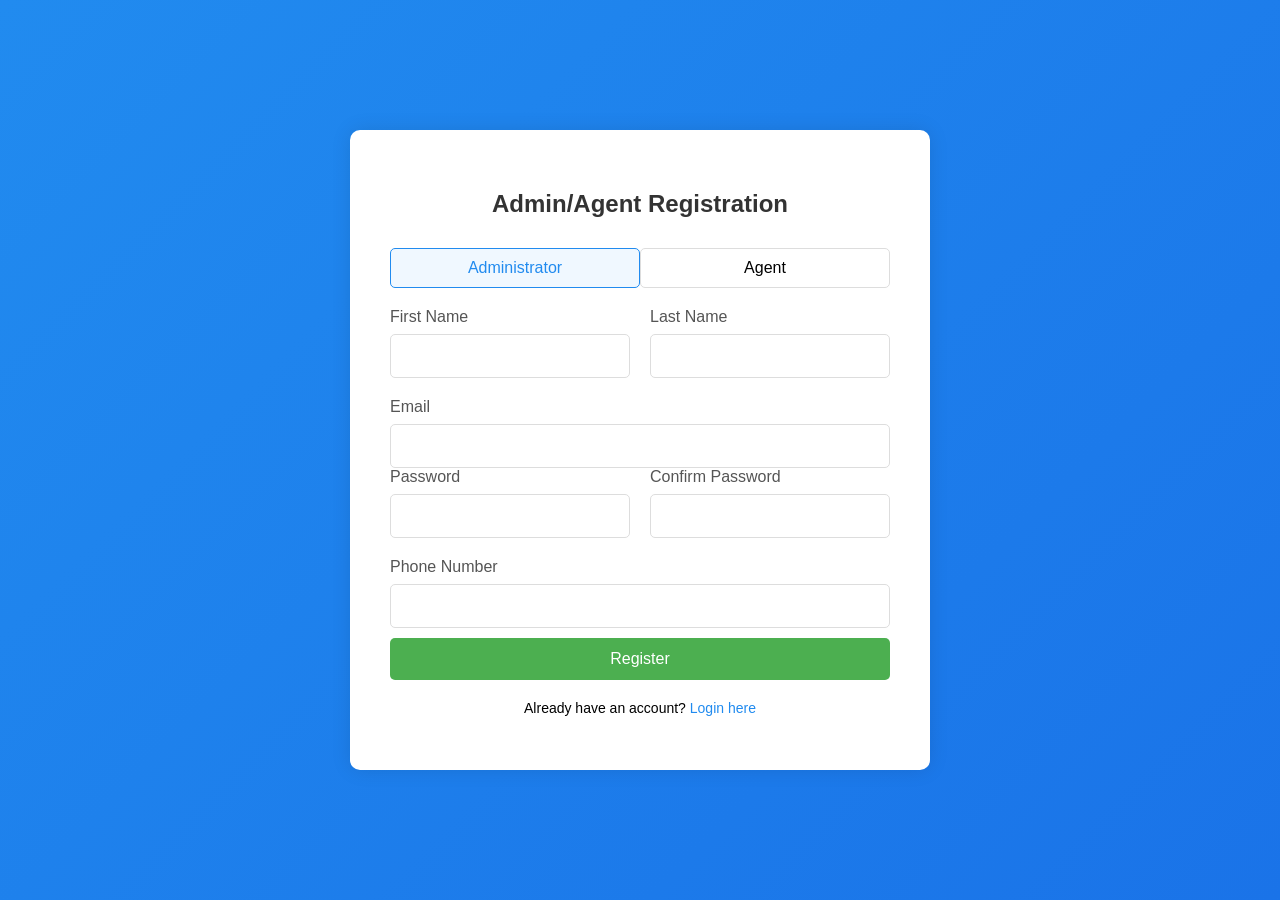
<file: admin-register.html>
<!DOCTYPE html>
<html lang="en">
<head>
    <meta charset="UTF-8">
    <meta name="viewport" content="width=device-width, initial-scale=1.0">
    <title>Admin Registration | Real Estate</title>
    <link href="https://cdnjs.cloudflare.com/ajax/libs/font-awesome/6.0.0-beta3/css/all.min.css" rel="stylesheet">
    <style>
        body {
            font-family: 'Segoe UI', Tahoma, Geneva, Verdana, sans-serif;
            background: linear-gradient(135deg, #218bef, #1a73e8);
            display: flex;
            justify-content: center;
            align-items: center;
            height: 100vh;
            margin: 0;
        }
        
        .register-container {
            background: white;
            padding: 40px;
            border-radius: 10px;
            box-shadow: 0 0 20px rgba(0, 0, 0, 0.1);
            width: 500px;
            text-align: center;
        }
        
        .register-container h2 {
            color: #333;
            margin-bottom: 30px;
        }
        
        .form-row {
            display: flex;
            gap: 20px;
            margin-bottom: 20px;
        }
        
        .form-group {
            flex: 1;
            text-align: left;
        }
        
        .form-group label {
            display: block;
            margin-bottom: 8px;
            font-weight: 500;
            color: #555;
        }
        
        .form-group input,
        .form-group select {
            width: 100%;
            padding: 12px;
            border: 1px solid #ddd;
            border-radius: 5px;
            font-size: 16px;
            box-sizing: border-box;
        }
        
        .register-btn {
            width: 100%;
            padding: 12px;
            background: #4CAF50;
            color: white;
            border: none;
            border-radius: 5px;
            font-size: 16px;
            cursor: pointer;
            transition: background-color 0.3s;
            margin-top: 10px;
        }
        
        .register-btn:hover {
            background: #45a049;
        }
        
        .register-footer {
            margin-top: 20px;
            font-size: 14px;
        }
        
        .register-footer a {
            color: #218bef;
            text-decoration: none;
        }
        
        .account-type {
            display: flex;
            justify-content: space-between;
            margin-bottom: 20px;
        }
        
        .account-type label {
            flex: 1;
            text-align: center;
            padding: 10px;
            border: 1px solid #ddd;
            border-radius: 5px;
            cursor: pointer;
            transition: all 0.3s;
        }
        
        .account-type input[type="radio"] {
            display: none;
        }
        
        .account-type input[type="radio"]:checked + label {
            background: #f0f8ff;
            border-color: #218bef;
            color: #218bef;
        }
    </style>
</head>
<body>
    <div class="register-container">
        <h2>Admin/Agent Registration</h2>
        <form id="adminRegisterForm">
            <div class="account-type">
                <input type="radio" id="admin-type" name="account-type" value="admin" checked>
                <label for="admin-type">Administrator</label>
                
                <input type="radio" id="agent-type" name="account-type" value="agent">
                <label for="agent-type">Agent</label>
            </div>
            
            <div class="form-row">
                <div class="form-group">
                    <label for="admin-firstname">First Name</label>
                    <input type="text" id="admin-firstname" required>
                </div>
                <div class="form-group">
                    <label for="admin-lastname">Last Name</label>
                    <input type="text" id="admin-lastname" required>
                </div>
            </div>
            
            <div class="form-group">
                <label for="admin-email">Email</label>
                <input type="email" id="admin-email" required>
            </div>
            
            <div class="form-row">
                <div class="form-group">
                    <label for="admin-password">Password</label>
                    <input type="password" id="admin-password" required>
                </div>
                <div class="form-group">
                    <label for="admin-confirm-password">Confirm Password</label>
                    <input type="password" id="admin-confirm-password" required>
                </div>
            </div>
            
            <div class="form-group">
                <label for="admin-phone">Phone Number</label>
                <input type="tel" id="admin-phone" required>
            </div>
            
            <button type="submit" class="register-btn">Register</button>
        </form>
        <div class="register-footer">
            <p>Already have an account? <a href="admin-login.htm">Login here</a></p>
        </div>
    </div>

    <script>
        document.getElementById('adminRegisterForm').addEventListener('submit', function(e) {
            e.preventDefault();
            
            const password = document.getElementById('admin-password').value;
            const confirmPassword = document.getElementById('admin-confirm-password').value;
            
            if (password !== confirmPassword) {
                alert("Passwords don't match!");
                return;
            }
            
            // In a real app, you would validate and send to server
            // For demo, we'll just redirect to dashboard
            window.location.href = 'admin-dashboard.html';
        });
    </script>
</body>
</html>
</file>
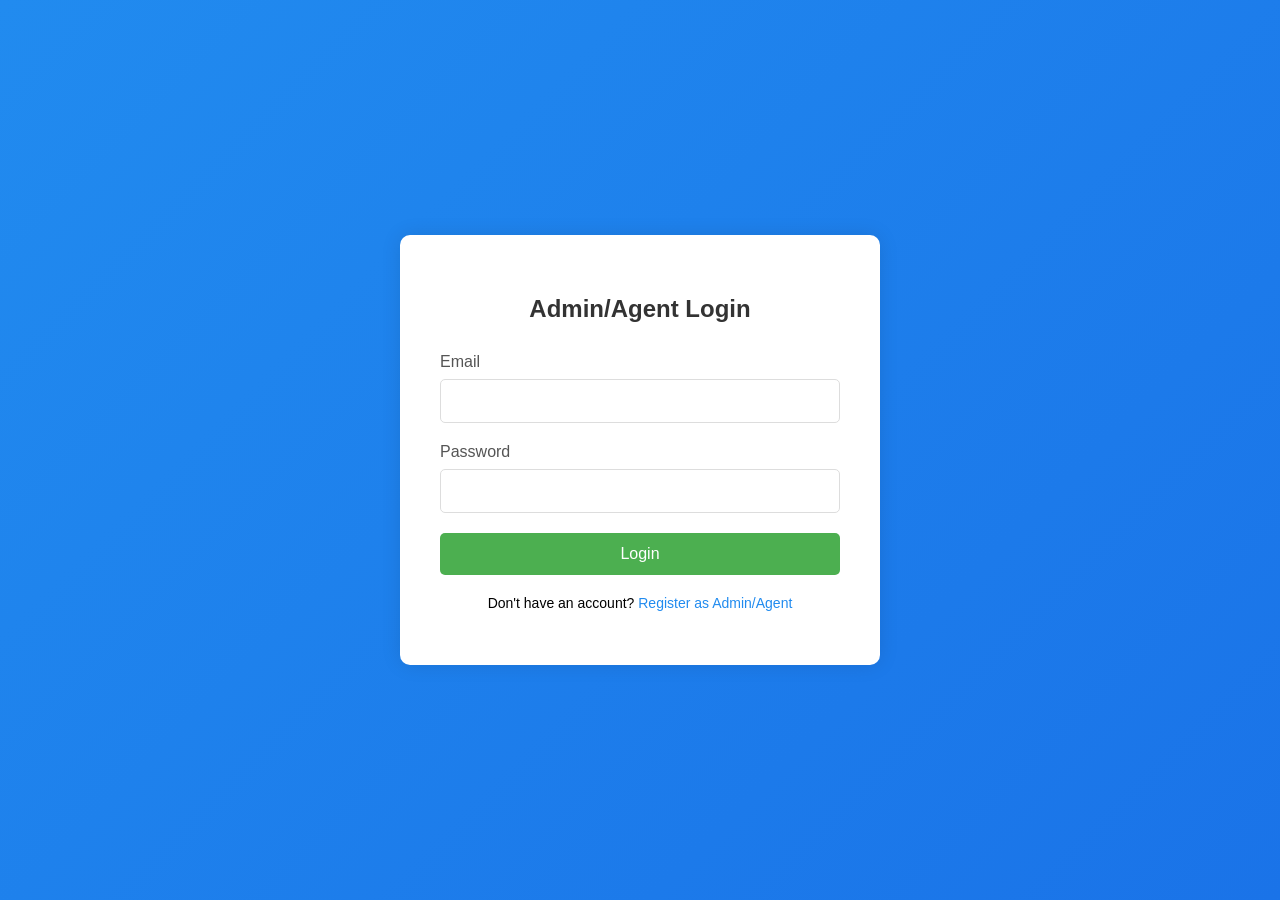
<file: adminlogin.html>
<!DOCTYPE html>
<html lang="en">
<head>
    <meta charset="UTF-8">
    <meta name="viewport" content="width=device-width, initial-scale=1.0">
    <title>Admin Login | Real Estate</title>
    <link href="https://cdnjs.cloudflare.com/ajax/libs/font-awesome/6.0.0-beta3/css/all.min.css" rel="stylesheet">
    <style>
        body {
            font-family: 'Segoe UI', Tahoma, Geneva, Verdana, sans-serif;
            background: linear-gradient(135deg, #218bef, #1a73e8);
            display: flex;
            justify-content: center;
            align-items: center;
            height: 100vh;
            margin: 0;
        }
        
        .login-container {
            background: white;
            padding: 40px;
            border-radius: 10px;
            box-shadow: 0 0 20px rgba(0, 0, 0, 0.1);
            width: 400px;
            text-align: center;
        }
        
        .login-container h2 {
            color: #333;
            margin-bottom: 30px;
        }
        
        .input-group {
            margin-bottom: 20px;
            text-align: left;
        }
        
        .input-group label {
            display: block;
            margin-bottom: 8px;
            font-weight: 500;
            color: #555;
        }
        
        .input-group input {
            width: 100%;
            padding: 12px;
            border: 1px solid #ddd;
            border-radius: 5px;
            font-size: 16px;
            box-sizing: border-box;
        }
        
        .login-btn {
            width: 100%;
            padding: 12px;
            background: #4CAF50;
            color: white;
            border: none;
            border-radius: 5px;
            font-size: 16px;
            cursor: pointer;
            transition: background-color 0.3s;
        }
        
        .login-btn:hover {
            background: #45a049;
        }
        
        .login-footer {
            margin-top: 20px;
            font-size: 14px;
        }
        
        .login-footer a {
            color: #218bef;
            text-decoration: none;
        }
    </style>
</head>
<body>
    <div class="login-container">
        <h2>Admin/Agent Login</h2>
        <form id="adminLoginForm">
            <div class="input-group">
                <label for="admin-email">Email</label>
                <input type="email" id="admin-email" required>
            </div>
            <div class="input-group">
                <label for="admin-password">Password</label>
                <input type="password" id="admin-password" required>
            </div>
            <button type="submit" class="login-btn">Login</button>
        </form>
        <div class="login-footer">
            <p>Don't have an account? <a href="admin-register.htm">Register as Admin/Agent</a></p>
        </div>
    </div>

    <script>
        document.getElementById('adminLoginForm').addEventListener('submit', function(e) {
            e.preventDefault();
            const email = document.getElementById('admin-email').value;
            const password = document.getElementById('admin-password').value;
            
            // In a real app, you would validate and send to server
            // For demo, we'll just redirect to dashboard
            window.location.href = 'admin-dashboard.html';
        });
    </script>
</body>
</html>
</file>
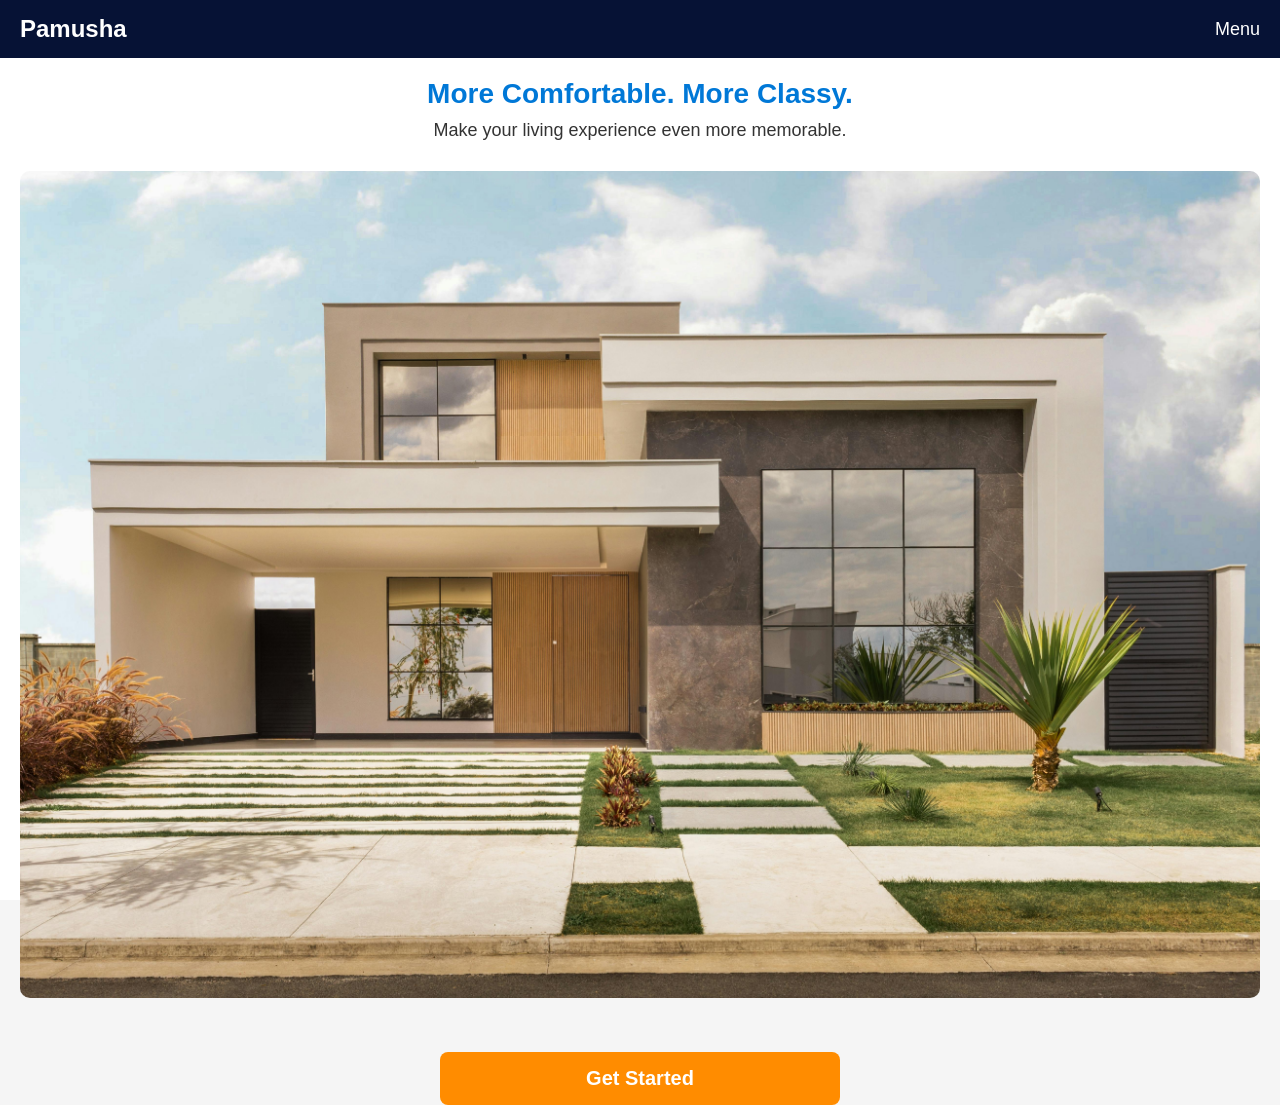
<file: getstarted.htm>
<!DOCTYPE html>
<html lang="en">
<head>
  <meta charset="UTF-8">
  <meta name="viewport" content="width=device-width, initial-scale=1.0">
  <title>Perumnas Design</title>
  <link rel="stylesheet" href="started.css">
</head>
<body>
  <div class="container">
    <div class="header">
      <h1 class="title">Pamusha</h1>
      <button class="menu-button">Menu</button>
    </div>
    <div class="content">
      <h2>More Comfortable. More Classy.</h2>
      <p>Make your living experience even more memorable.</p>
      <div class="image-container">
        <img src="images/started.jpg" alt="Modern House">
      </div>
    </div>
    <button class="get-started-button">Get Started</button>
  </div>
</body>
</html>
</file>
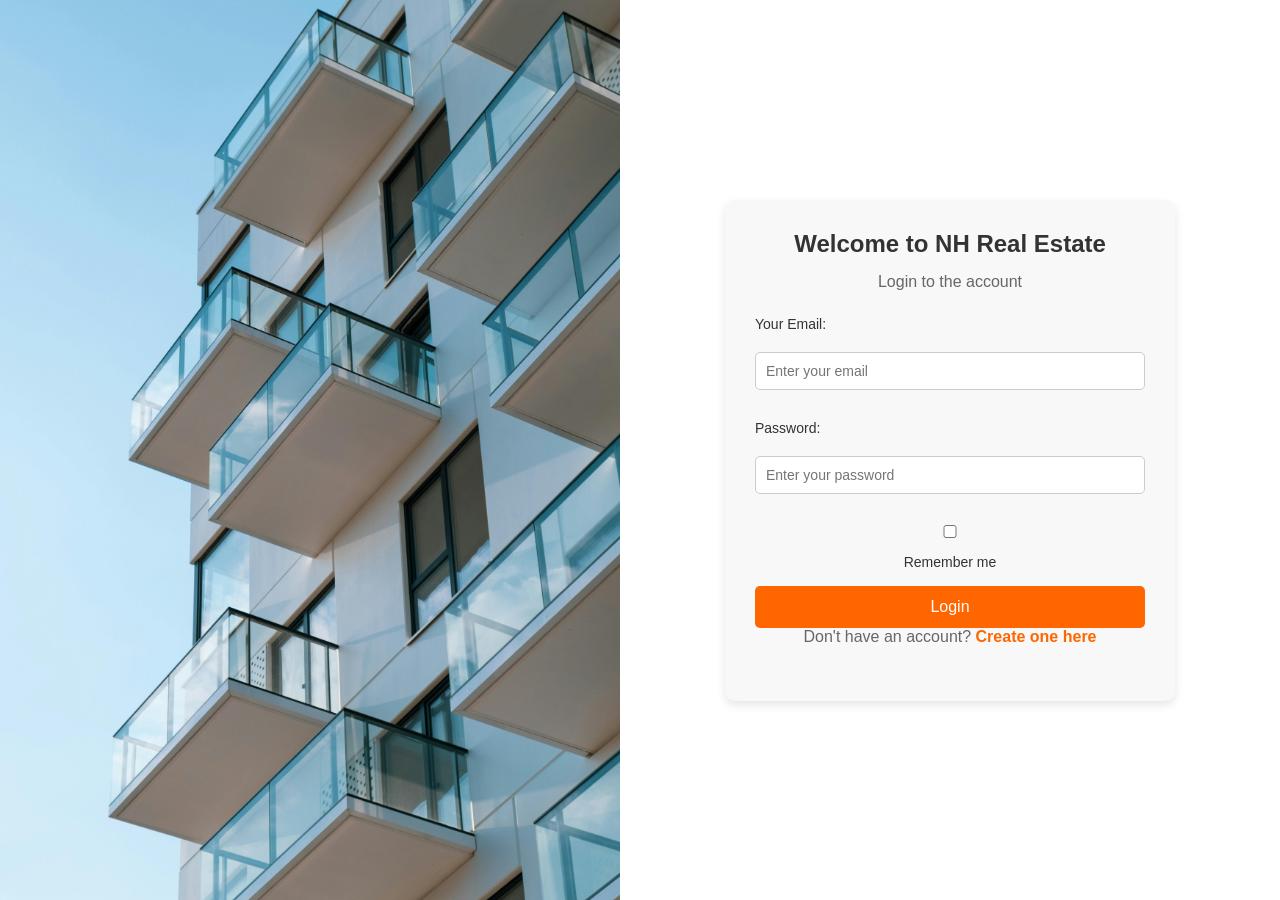
<file: login.htm>
<!DOCTYPE html>
<html lang="en">
<head>
    <meta charset="UTF-8">
    <meta name="viewport" content="width=device-width, initial-scale=1.0">
    <title>Real Estate Login</title>
    <link rel="stylesheet" href="register.css">
    
</head>
<body>
    <div class="container">
        <div class="image-section">
            <!-- <img src="building.jpg" alt="Real Estate Building"> -->
        </div>
        <div class="form-section">
            <div class="form-container">
                <h2>Welcome to NH Real Estate</h2>
                <p>Login to the account</p>
                <form action="#" method="post">
                    <label for="email">Your Email:</label>
                    <input type="email" id="email" name="email" placeholder="Enter your email" required>
                    
                    <label for="password">Password:</label>
                    <input type="password" id="password" name="password" placeholder="Enter your password" required>
                    
                    <div class="remember-me">
                        <input type="checkbox" id="remember">
                        <label for="remember">Remember me</label>
                    </div>
                    
                    <button type="submit">Login</button>
                </form>
                <p>Don't have an account? <a href="registration.htm">Create one here</a></p>
            </div>
        </div>
    </div>
</body>
</html>
</file>
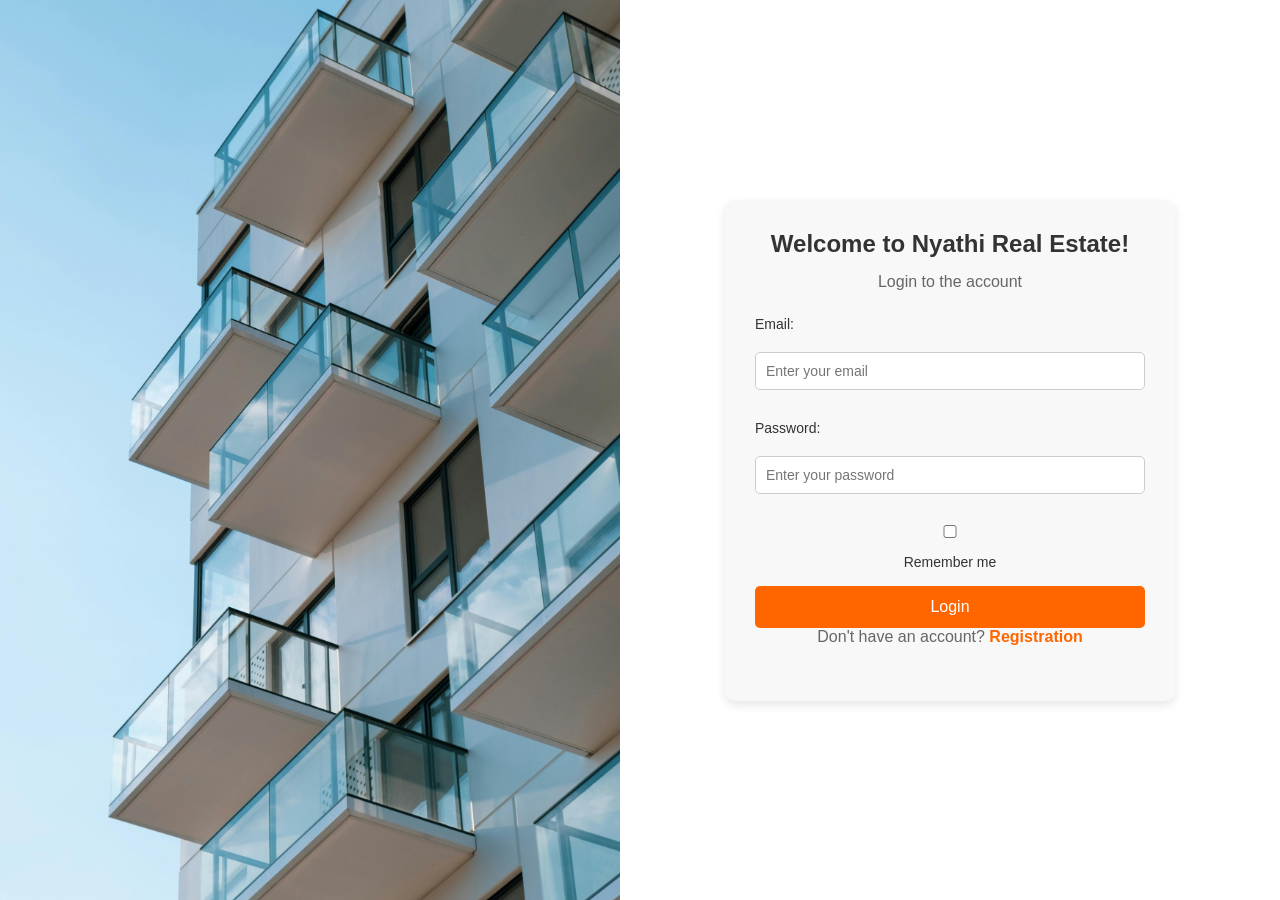
<file: register.htm>
<!DOCTYPE html>
<html lang="en">
<head>
    <meta charset="UTF-8">
    <meta name="viewport" content="width=device-width, initial-scale=1.0">
    <title>Real Estate Login</title>
    <link rel="stylesheet" href="register.css">
</head>
<body>
    <div class="container">
        <div class="image-section">
            
        </div>
        <div class="form-section">
            <div class="form-container">
                <h2>Welcome to Nyathi Real Estate!</h2>
                <p>Login to the account</p>
                <form action="#" method="post">
                    <label for="email">Email:</label>
                    <input type="email" id="email" name="email" placeholder="Enter your email" required>
                    
                    <label for="password">Password:</label>
                    <input type="password" id="password" name="password" placeholder="Enter your password" required>
                    
                    <div class="remember-me">
                        <input type="checkbox" id="remember">
                        <label for="remember">Remember me</label>
                    </div>
                    
                    <button type="submit">Login</button>
                </form>
                <p>Don't have an account? <a href="#">Registration</a></p>
            </div>
        </div>
    </div>
</body>
</html>
</file>
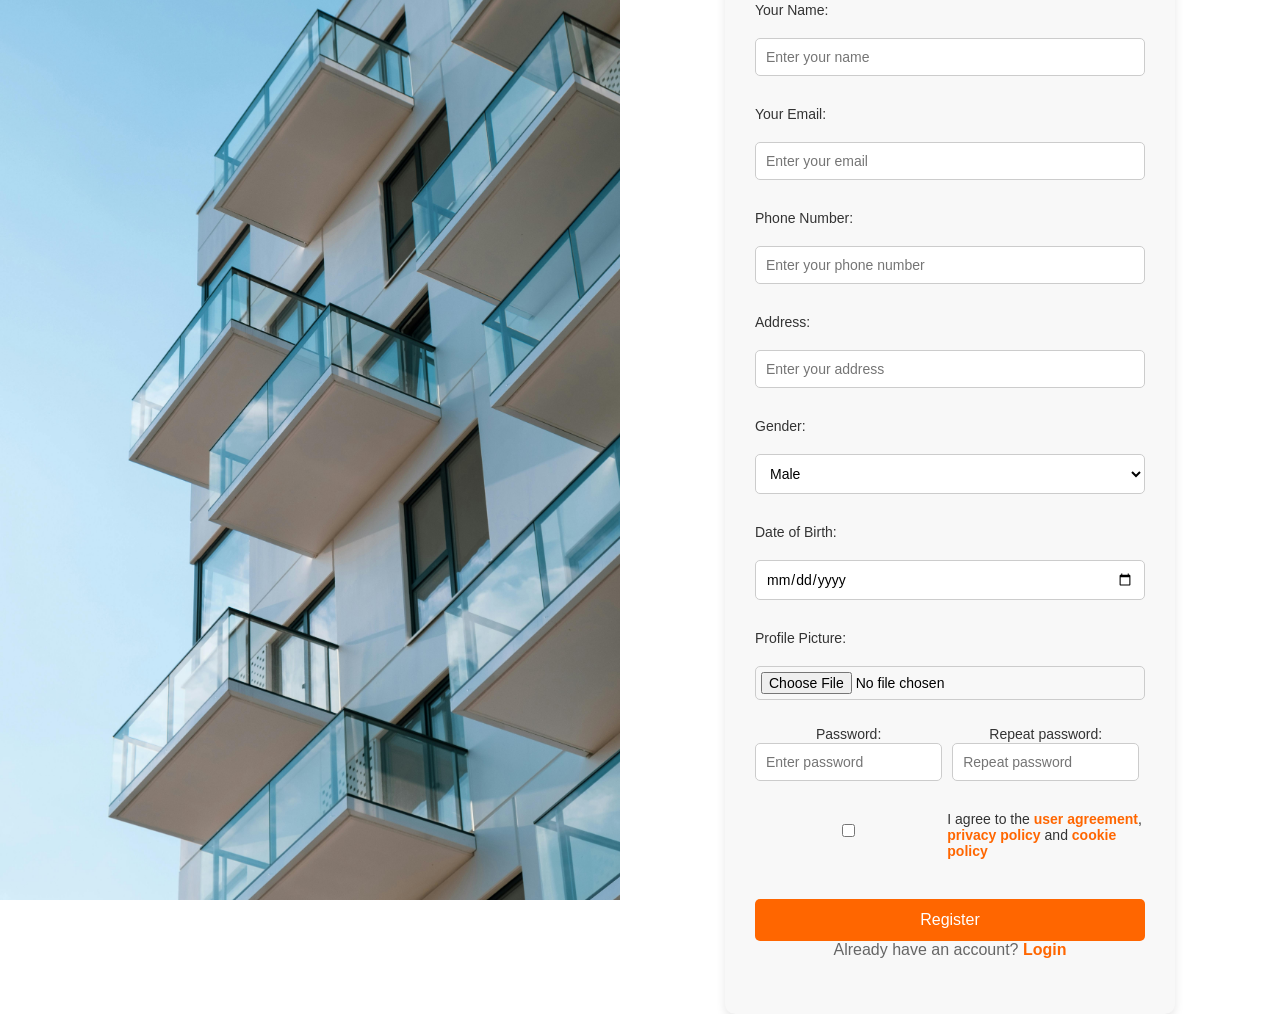
<file: registration.htm>
<!DOCTYPE html>
<html lang="en">
<head>
    <meta charset="UTF-8">
    <meta name="viewport" content="width=device-width, initial-scale=1.0">
    <title>Real Estate Registration</title>
    <link rel="stylesheet" href="register.css">
</head>
<body>
    <div class="container">
        <div class="image-section">
            <!-- <img src="images/27.jpg" alt="Real Estate Building"> -->
        </div>
        <div class="form-section">
            <div class="form-container">
                <h2>Welcome to Nyathi Real Estate!</h2>
                <p>Account registration</p>
                <form action="#" method="post" enctype="multipart/form-data">
                    <label for="name">Your Name:</label>
                    <input type="text" id="name" name="name" placeholder="Enter your name" required>
                    
                    <label for="email">Your Email:</label>
                    <input type="email" id="email" name="email" placeholder="Enter your email" required>
                    
                    <label for="phone">Phone Number:</label>
                    <input type="tel" id="phone" name="phone" placeholder="Enter your phone number" required>
                    
                    <label for="address">Address:</label>
                    <input type="text" id="address" name="address" placeholder="Enter your address" required>
                    
                    <label for="gender">Gender:</label>
                    <select id="gender" name="gender" required>
                        <option value="male">Male</option>
                        <option value="female">Female</option>
                        <option value="other">Other</option>
                    </select>
                    
                    <label for="dob">Date of Birth:</label>
                    <input type="date" id="dob" name="dob" required>
                    
                    <label for="profile-picture">Profile Picture:</label>
                    <input type="file" id="profile-picture" name="profile-picture" accept="image/*">
                    
                    <div class="password-container">
                        <div>
                            <label for="password">Password:</label>
                            <input type="password" id="password" name="password" placeholder="Enter password" required>
                        </div>
                        <div>
                            <label for="confirm-password">Repeat password:</label>
                            <input type="password" id="confirm-password" name="confirm-password" placeholder="Repeat password" required>
                        </div>
                    </div>
                    
                    <div class="terms">
                        <input type="checkbox" id="terms" required>
                        <label for="terms">I agree to the <a href="#">user agreement</a>, <a href="#">privacy policy</a> and <a href="#">cookie policy</a></label>
                    </div>
                    
                    <button type="submit">Register</button>
                </form>
                <p>Already have an account? <a href="login.htm">Login</a></p>
            </div>
        </div>
    </div>
</body>
</html>
</file>
<file: started.css>
/* General styles */
* {
    margin: 0;
    padding: 0;
    box-sizing: border-box;
  }
  
  body {
    font-family: Arial, sans-serif;
    display: flex;
    justify-content: center;
    align-items: center;
    height: 100vh;
    background-color: #f5f5f5;
  }
  
  .container {
    width: 100%;
    height: 100%;
    display: flex;
    flex-direction: column;
    justify-content: space-between;
    background-color: #ffffff;
  }
  
  .header {
    background-color: #061235; /* Blue */
    color: #ffffff;
    display: flex;
    justify-content: space-between;
    align-items: center;
    padding: 15px 20px;
  }
  
  .title {
    font-size: 24px;
    font-weight: bold;
  }
  
  .menu-button {
    background: none;
    border: none;
    color: #ffffff;
    font-size: 18px;
    cursor: pointer;
  }
  
  .content {
    flex-grow: 1;
    display: flex;
    flex-direction: column;
    justify-content: center;
    align-items: center;
    text-align: center;
    padding: 20px;
  }
  
  .content h2 {
    color: #0078d7; /* Blue */
    font-size: 28px;
    margin-bottom: 10px;
  }
  
  .content p {
    color: #333333;
    font-size: 18px;
    margin-bottom: 20px;
  }
  
  .image-container {
    width: 100%;
    max-width: 1400px;
    margin: 10px auto;
  }
  
  .image-container img {
    width: 100%;
    border-radius: 10px;
  }
  
  .get-started-button {
    background-color: #ff8c00; /* Orange */
    color: #ffffff;
    border: none;
    padding: 15px;
    font-size: 20px;
    font-weight: bold;
    cursor: pointer;
    border-radius: 8px;
    margin: 20px auto;
    width: 90%;
    max-width: 400px;
    transition: background-color 0.3s ease;
  }
  
  .get-started-button:hover {
    background-color: #e67e00; /* Darker Orange */
  }
</file>
<file: register.css>
/* General Reset */
* {
    margin: 0;
    padding: 0;
    box-sizing: border-box;
    font-family: Arial, sans-serif;
}

/* Container Styles */
.container {
    display: flex;
    height: 100vh;
}

/* Left Section (Image Section) */
.image-section {
    flex: 1;
    background: url('images/pexels-jovydas-2462015.jpg') no-repeat center center/cover;
    height: 100%;
}

/* Right Section (Form Section) */
.form-section {
    flex: 1;
    display: flex;
    align-items: center;
    justify-content: center;
    background-color: #fff;
    padding: 20px;
}

.form-container {
    width: 100%;
    max-width: 450px;
    text-align: center;
    padding: 30px;
    border-radius: 10px;
    box-shadow: 0 4px 10px rgba(0, 0, 0, 0.1);
    background-color: #f8f8f8;
}

/* Header */
h2 {
    font-size: 24px;
    margin-bottom: 15px;
    color: #333;
}

/* Subtitle */
p {
    color: #666;
    margin-bottom: 25px;
}

/* Form Styles */
form {
    display: flex;
    flex-direction: column;
    gap: 15px;
}

/* Label Styles */
label {
    text-align: left;
    font-size: 14px;
    margin-bottom: 5px;
    color: #333;
}

/* Input and Select Fields */
input, select {
    width: 100%;
    padding: 10px;
    margin-bottom: 15px;
    border: 1px solid #ccc;
    border-radius: 5px;
    font-size: 14px;
}

input[type="file"] {
    padding: 5px;
    border-radius: 5px;
    margin-bottom: 10px;
}

select {
    background-color: #fff;
}

/* Password Fields */
.password-container {
    display: flex;
    gap: 10px;
}

.password-container div {
    width: 48%;
}

.password-container input {
    width: 100%;
    padding: 10px;
    border: 1px solid #ccc;
    border-radius: 5px;
    font-size: 14px;
}

/* Terms and Conditions */
.terms {
    display: flex;
    align-items: center;
    margin-bottom: 20px;
}

.terms input {
    margin-right: 5px;
}

a {
    color: #ff6600;
    text-decoration: none;
    font-weight: bold;
}

a:hover {
    text-decoration: underline;
}

/* Register Button */
button {
    background: #ff6600;
    color: white;
    padding: 12px;
    border: none;
    border-radius: 5px;
    cursor: pointer;
    font-size: 16px;
}

button:hover {
    background: #e65c00;
}

/* Responsive Design */
@media (max-width: 768px) {
    .container {
        flex-direction: column;
    }

    .image-section {
        height: 50vh;
        width: 100%;
    }

    .form-container {
        width: 90%;
        max-width: 100%;
    }

    .password-container {
        flex-direction: column;
    }

    .password-container div {
        width: 100%;
    }

    button {
        font-size: 14px;
    }
}
</file>
